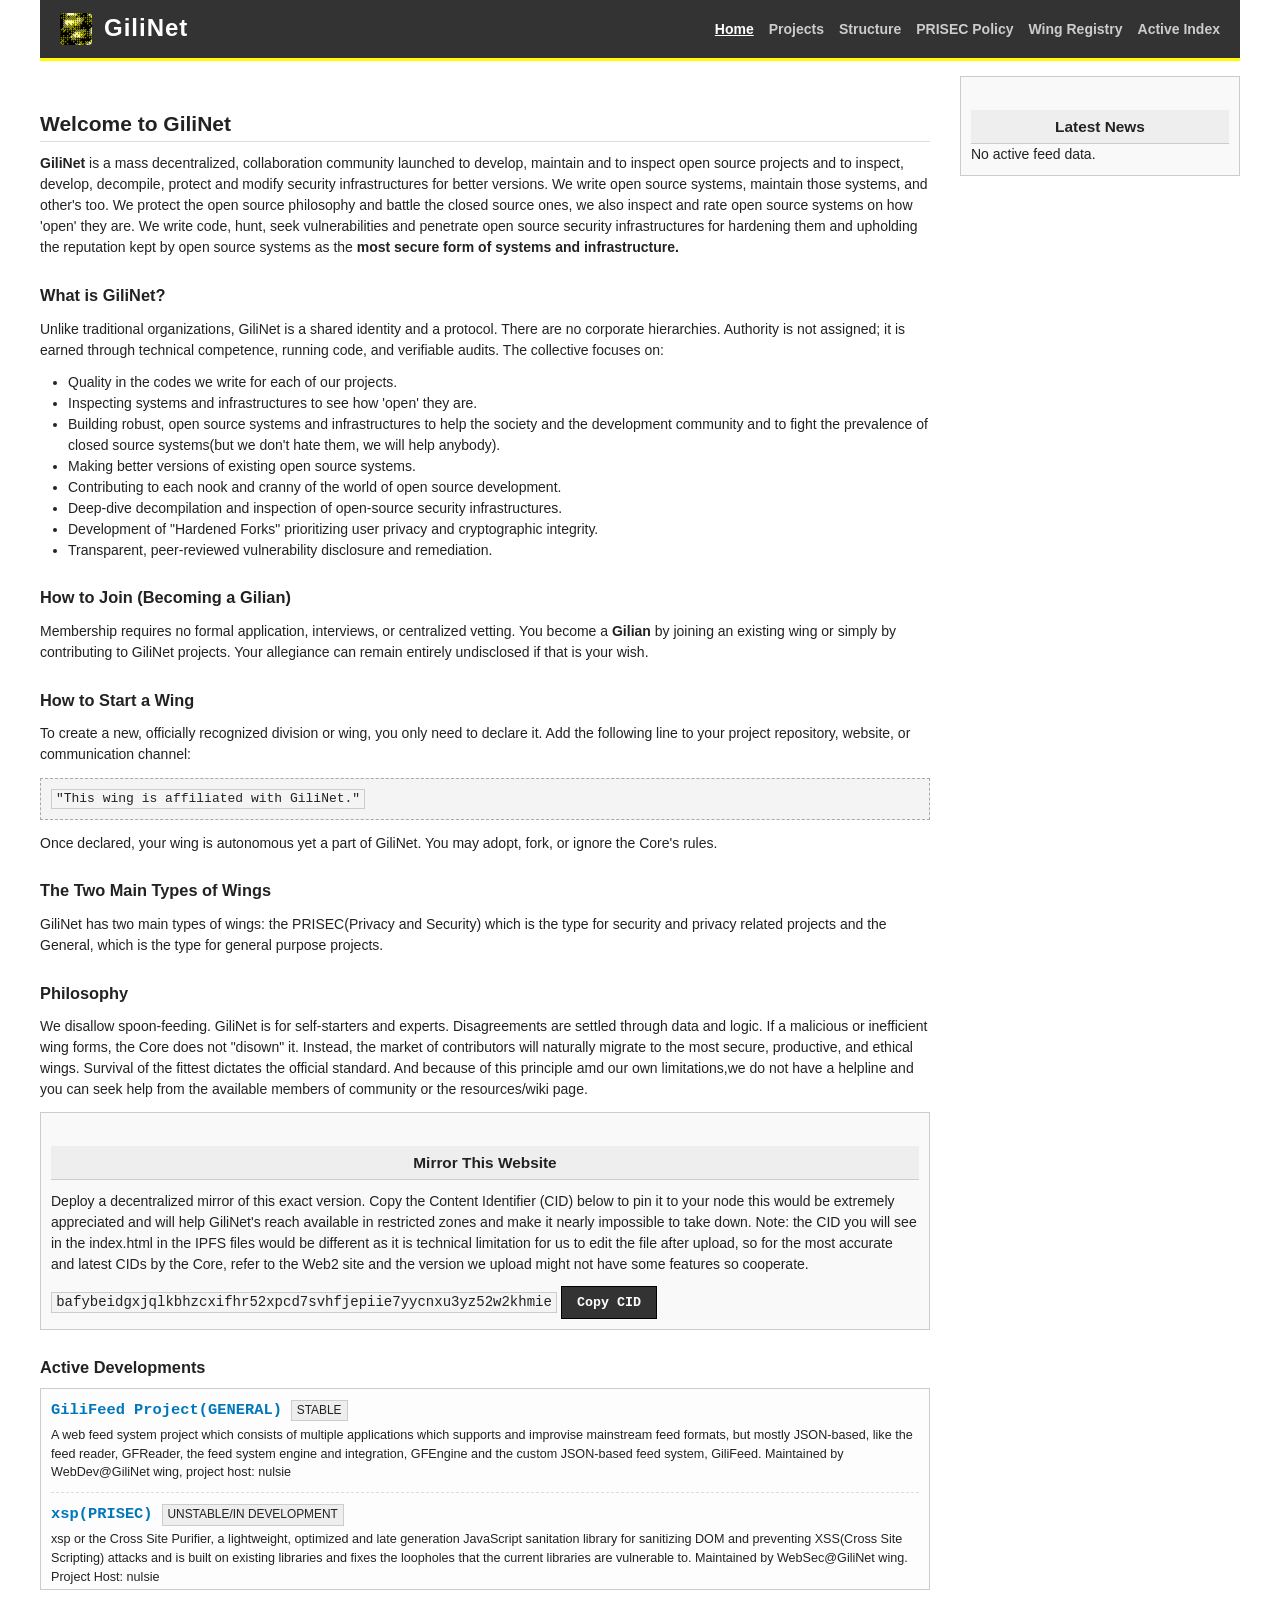
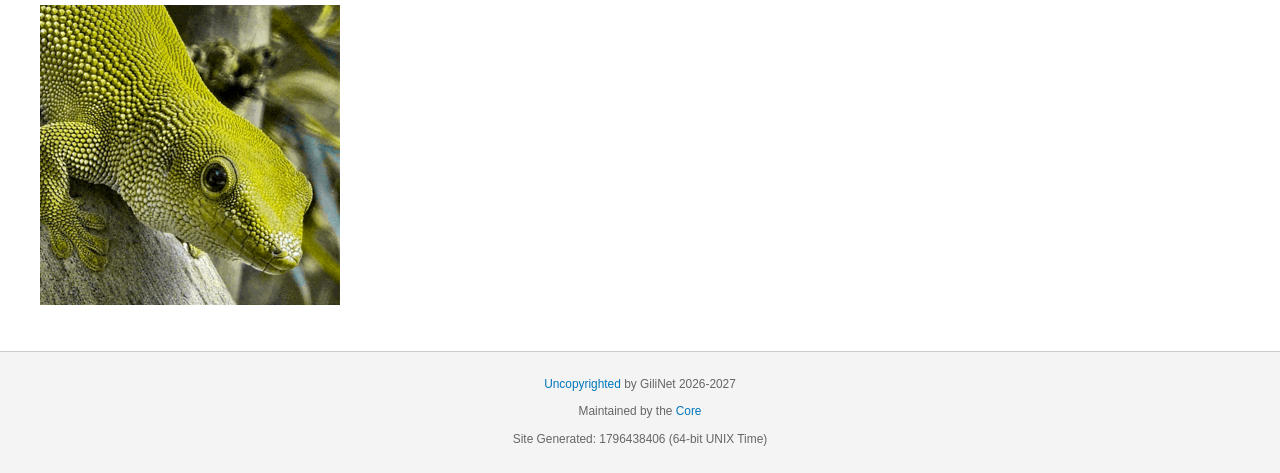
<file: index.html>
<!DOCTYPE html>
<html lang="en">
<head>
    <meta charset="UTF-8">
    <meta name="viewport" content="width=device-width, initial-scale=1.0">
    <meta http-equiv="Content-Security-Policy" content="default-src 'self'; script-src 'self'; style-src 'self'; img-src 'self'; connect-src 'self' https://gili-net.github.io/feedlib/feed.json; frame-src 'none'; object-src 'none'; frame-ancestors 'none';">
    <script src="script.js"></script>
    <script src="purify.min.js"></script>
    <script src="gfengine.js"></script>
    <link rel="stylesheet" href="style.css">
    <title>GiliNet</title>
</head>
<body>

<div id="container">
    <div id="header">
        <div class="brand-container">
            <div id="header-icon"></div> <h1>GiliNet</h1>
        </div>
        <ul id="navlist">
            <li><a data-tab="home" id="nav-home" class="nav-link active" rel="noopener noreferrer">Home</a></li>
            <li><a data-tab="projects" id="nav-projects" class="nav-link" rel="noopener noreferrer">Projects</a></li>
            <li><a data-tab="structure" id="nav-structure" class="nav-link" rel="noopener noreferrer">Structure</a></li>
            <li><a data-tab="prisec" id="nav-prisec" class="nav-link" rel="noopener noreferrer">PRISEC Policy</a></li>
            <li><a data-tab="registry" id="nav-registry" class="nav-link" rel="noopener noreferrer">Wing Registry</a></li>
            <li><a data-tab="active-index" id="nav-active-index" class="nav-link" rel="noopener noreferrer">Active Index</a></li>
        </ul>
    </div>

    <div id="content-wrapper">
        
        <div id="main">
            
            <div id="home" class="tab-content active">
                <h2>Welcome to GiliNet</h2>
                <p><strong>GiliNet</strong> is a mass decentralized, collaboration community launched to develop, maintain and to inspect open source projects and to inspect, develop, decompile, protect and modify security infrastructures for better versions. We write open source systems, maintain those systems, and other's too. We protect the open source philosophy and battle the closed source ones, we also inspect and rate open source systems on how 'open' they are. We write code, hunt, seek vulnerabilities and penetrate open source security infrastructures for hardening them and upholding the reputation kept by open source systems as the <strong>most secure form of systems and infrastructure.</strong></p>

                <h3>What is GiliNet?</h3>
                <p>Unlike traditional organizations, GiliNet is a shared identity and a protocol. There are no corporate hierarchies. Authority is not assigned; it is earned through technical competence, running code, and verifiable audits. The collective focuses on:</p>
                <ul>
                    <li>Quality in the codes we write for each of our projects.</li>
                    <li>Inspecting systems and infrastructures to see how 'open' they are.</li>
                    <li>Building robust, open source systems and infrastructures to help the society and the development community and to fight the prevalence of closed source systems(but we don't hate them, we will help anybody).</li>
                    <li>Making better versions of existing open source systems.</li>
                    <li>Contributing to each nook and cranny of the world of open source development.</li>
                    <li>Deep-dive decompilation and inspection of open-source security infrastructures.</li>
                    <li>Development of "Hardened Forks" prioritizing user privacy and cryptographic integrity.</li>
                    <li>Transparent, peer-reviewed vulnerability disclosure and remediation.</li>
                </ul>
                <h3>How to Join (Becoming a Gilian)</h3>
                <p>Membership requires no formal application, interviews, or centralized vetting. You become a <strong>Gilian</strong> by joining an existing wing or simply by contributing to GiliNet projects. Your allegiance can remain entirely undisclosed if that is your wish.</p>
                <h3>How to Start a Wing</h3>
                <p>To create a new, officially recognized division or wing, you only need to declare it. Add the following line to your project repository, website, or communication channel:</p>
                <pre><code>"This wing is affiliated with GiliNet."</code></pre>
                <p>Once declared, your wing is autonomous yet a part of GiliNet. You may adopt, fork, or ignore the Core's rules.</p>
                <h3>The Two Main Types of Wings</h3>
                <p>GiliNet has two main types of wings: the PRISEC(Privacy and Security) which is the type for security and privacy related projects and the General, which is the type for general purpose projects.</p>

                <h3>Philosophy</h3>
                <p>We disallow spoon-feeding. GiliNet is for self-starters and experts. Disagreements are settled through data and logic. If a malicious or inefficient wing forms, the Core does not "disown" it. Instead, the market of contributors will naturally migrate to the most secure, productive, and ethical wings. Survival of the fittest dictates the official standard. And because of this principle amd our own limitations,we do not have a helpline and you can seek help from the available members of community or the resources/wiki page. </p>
                <div class="box mirror-box">
    <h3>Mirror This Website</h3>
    <p>Deploy a decentralized mirror of this exact version. Copy the Content Identifier (CID) below to pin it to your node this would be extremely appreciated and will help GiliNet's reach available in restricted zones and make it nearly impossible to take down. Note: the CID you will see in the index.html in the IPFS files would be different as it is technical limitation for us to edit the file after upload, so for the most accurate and latest CIDs by the Core, refer to the Web2 site and the version we upload might not have some features so cooperate.</p>
    <div class="cid-container">
        <code id="wing-cid">bafybeidgxjqlkbhzcxifhr52xpcd7svhfjepiie7yycnxu3yz52w2khmie</code>
        <button id="copy-cid-btn" class="submit-btn">Copy CID</button>
    </div>
 
</div>
                <h3>Active Developments</h3>
                <div class="project-scroll-container">
                    <div class="project-item">
                        <span class="project-title"><a href="https://github.com/Gili-Net/GiliFeed-Project" rel="noopener noreferrer">GiliFeed Project(GENERAL)</a></span> <span class="project-status">STABLE</span>
                        <p class="project-desc">A web feed system project which consists of multiple applications which supports and improvise mainstream feed formats, but mostly JSON-based, like the feed reader, GFReader, the feed system engine and integration, GFEngine and the custom JSON-based feed system, GiliFeed. Maintained by WebDev@GiliNet wing, project host: nulsie</p>
                    </div>
                    <div class="project-item">
                        <span class="project-title"><a href="https://gitlab.com/gilinetprisec/xsp" rel="noopener noreferrer">xsp(PRISEC)</a></span> <span class="project-status">UNSTABLE/IN DEVELOPMENT</span>
                        <p class="project-desc">xsp or the Cross Site Purifier, a lightweight, optimized and late generation JavaScript sanitation library for sanitizing DOM and preventing XSS(Cross Site Scripting) attacks and is built on existing libraries and fixes the loopholes that the current libraries are vulnerable to. Maintained by WebSec@GiliNet wing. Project Host: nulsie</p>
                    </div>
                    
                </div>
                <img src="mrhissy1.png" alt="mr.hissy">
            </div>

            <div id="projects" class="tab-content">
                <h2>GiliNet Project Directory</h2>
                <p>A consolidated index of projects, PRISEC tools, and recognized "Hardened Forks" maintained by the collective. Contributions must pass peer review and automated security linting before merge. All the general projects of GiliNet are posted on the repos of our organization on <a rel="noopener noreferrer" href="https://github.com/Gili-Net">GitHub</a> while all the projects related to PRISEC are posted on the repos of our organization on <a rel="noopener noreferrer" href="https://gitlab.com/gilinetprisec">GitLab</a>.</p>
                
                <table class="index-table">
                    <thead>
                        <tr>
                            <th>Project Name</th>
                            <th>Classification</th>
                            <th>Current Status</th>
                            <th>
                                Type
                            </th>
                            <th>Protocol/Link</th>
                        </tr>
                    </thead>
                    <tbody>
                        <tr>
                            <td><strong>GiliFeed</strong></td>
                            <td>Web/Feed system</td>
                            <td>Stable</td>
                            <td>General</td>
                            <td><a href="https://github.com/Gili-Net/GiliFeed-Project" rel="noopener noreferrer">GitHub</a></td>
                        </tr>
                        <tr>
                            <td><strong>XSP</strong></td>
                            <td>DOM Sanitizer/XSS Resistant</td>
                            <td>Unstable/In Development</td>
                            <td>PRISEC</td>
                            <td><a href="https://gitlab.com/gilinetprisec/xsp" rel="noopener noreferrer">GitLab</a></td>
                        </tr>
                        <tr>
                            <td><strong>GiliNet Website</strong></td>
                            <td>Website Security Enhancement/Website Development</td>
                            <td>Stable</td>
                            <td>General</td>
                            <td><a href="https://github.com/Gili-Net/GiliNet-Website" rel="noopener noreferrer">GitHub</a></td>
                        </tr>
                        
                    </tbody>
                </table>
            </div>

            <div id="structure" class="tab-content">
                <h2>Organizational Structure</h2>
                <p>GiliNet utilizes a system of Radical Decentralization. There are no definitive masters, only reference implementations. The organization doesn't have an actual omnipotent head, but only a 'host' with powers limiting only to the core. While the organization consists of wings or divisions around the core with the same powers as the core.</p>

                <h3>The Core</h3>
                <p>The host division. The Core establishes reference policies, but holds no hard power. Influence is maintained purely through respect, the quality of the standards it produces, and the tools it develops. If a new Host renames the main organization, the founding body reverts to the title of "The Core" to preserve historical continuity.</p>

                <h3>Divisions & Wings</h3>
                <p>Anyone, anywhere, can create a sub-division. Wings are fully autonomous entities which are hosted by members for specific projects or topics and have the same powers and autonomy as the core and can disobey the suggestions of the core if it doesn't fit them and make their own custom directives if they want to and yet they are officially part of the organization. They structure themselves according to the needs of their specific projects (e.g., Linux Kernel Hardening, Cryptography Auditing, Open Source Intelligence). GiliNet has two main types of wings: the PRISEC(Privacy and Security) which is the type for security and privacy related projects and the General, which is the type for general purpose projects.</p>

                <h3>Hosts</h3>
                <p>Hosts are elected coordinators of a division. To prevent centralization of power, Hosts serve a maximum one-year term and possess strictly limited administrative power. They act as facilitators and infrastructure maintainers, not as rulers. The host do only have powers limiting to their own wings, and the 'main host' or the figure head of GiliNet only has powers limiting to their own division which is the core. If a host introduces a new policy, it will only be effective in the core, and the other divisions' hosts have the choice to blatantly ignore it or to adopt it based on how sound it is, the division can choose its own way of adopting policies, either by voting or the host choosing, but the suggested way is to do it by voting.</p>
                
                <h3>Indexing System</h3>
                <p>The divisions/wings are always recognized as official parts if they are having the declaration text in their bases, but they could get connected with the organization and could have a discoverable representation by reporting to the core of their existence by their chosen representative or host through our e-mail(the way to register is explained in <a data-tab="registry" class="nav-link" rel="noopener noreferrer">Wing Registry</a>), this does not mean that the core controls them but simply that the  core is helping them with their visibility and seamless representation in the community. This would get them indexed in the <a data-tab="active-index" class="nav-link">active index</a> of the community which is the index which lets others search and join wings of GiliNet.</p>

                <h3>Internal Safety Directives</h3>
                <p>While wings are autonomous, the network survives on two non-negotiable survival rules:</p>
                <ol>
                    <li><strong>No Internal Targeting:</strong> Targeting GiliNet infrastructure, members, or partners is an unappealable ban from the Core registry. We build up; we don't tear each other down.</li>
                    <li><strong>Loose Lips Sink Ships:</strong> Never reveal sensitive data, private keys, or PII of members or targets in unencrypted channels.</li>
                </ol>
                <p><em>Note on Forks:</em> If a malicious or inefficient wing is formed, the Core does not "disown" it. Instead, Gilians will naturally migrate to the most secure, productive, and ethical wings. Survival of the fittest dictates the official standard.</p>
                <p><strong>
   To download the file version of the</strong><a href="organization.html" download="organization.html" rel="noopener noreferrer">
 GiliNet Architecture and Organizational Guidelines(HTML)</a></p>
            </div>

            <div id="prisec" class="tab-content">
                <h2>GPRP v1.2 - GiliNet PRISEC Research Policy</h2>
                <p>The Privacy and Security (PRISEC) division serves as the cyber security arm of GiliNet. This document dictates the Core's reference rules of engagement for security research, vulnerability hunting, and decompilation.</p>

                <div class="warning">
                    <strong>CRITICAL DIRECTIVE:</strong> Hacking or cracking closed/proprietary systems is suggested to be STRICTLY PROHIBITED by the PRISEC unless explicitly authorized by the vendor.
                </div>

                <h3>Operational Framework: The Tiered Zone System</h3>
                <p>PRISEC operations are strictly governed by the classification of the target infrastructure.</p>
                
                <table>
                    <thead>
                        <tr>
                            <th>Tier</th>
                            <th>Category</th>
                            <th>Authorization Level</th>
                            <th>Primary Objective</th>
                        </tr>
                    </thead>
                    <tbody>
                        <tr>
                            <td><strong>Tier 1 (Green)</strong></td>
                            <td>Open-Source Systems</td>
                            <td><strong>Full/Proactive</strong></td>
                            <td>Vulnerability hunting, automated auditing, and the development of "Hardened Forks."</td>
                        </tr>
                        <tr>
                            <td><strong>Tier 2 (Blue)</strong></td>
                            <td>Authorized Proprietary</td>
                            <td><strong>Restricted/Passive</strong></td>
                            <td>Participation in official VDPs (Vulnerability Disclosure Policies) or Bug Bounties.</td>
                        </tr>
                        <tr>
                            <td><strong>Tier 3 (Red)</strong></td>
                            <td>Critical Ecosystems</td>
                            <td><strong>Educational/Static</strong></td>
                            <td>Analysis of <em>previously published</em> vulnerabilities in strictly proprietary platforms and their products.</td>
                        </tr>
                    </tbody>
                </table>
                <h3>Tier 1: The Open-Source Mandate</h3>
                <p>PRISEC officially commissions deep-dive <strong>decompilation</strong> and <strong>security audits</strong> of open-source projects. Members are encouraged to develop "Gili-Hardened" versions of these projects that prioritize user privacy, cryptographic integrity and overall security.</p>
                <h3>Tier 2: The Authorized Proprietary Protocol</h3>
                <p>Engagement with proprietary systems is permitted <strong>only</strong> if the hunt is in the public domain or follows a "normalized" process stated by the owner (e.g., a published Bug Bounty). Researchers must adhere strictly to the vendor's provided "Safe Harbor" guidelines.</p>
                <h3>Tier 3: The Knowledge-Base Restriction (For Strictly Proprietary Products)</h3>
                <p>Due to the unique legal landscapes surrounding these proprietary ecosystems, PRISEC will <strong>not</strong> commission original vulnerability research for unpatched (Zero-Day) exploits in these systems.</p>
                <ul>
                    <li>Activity is limited to the study, reproduction, and documentation of <strong>already disclosed</strong> vulnerabilities.</li>
                    <li>The goal is purely educational: to help the community understand modern exploitation techniques and how to defend against them.</li>
                </ul>
                <h2>The PRISEC Code of Procedure (Rules of Engagement)</h2>
                <p>All GiliNet collaborators must adhere to the following four pillars:</p>
                <ol>
                    <li><strong>Non-Disruption:</strong> Security audits and decompilation must be conducted in isolated environments. Research must never impact the availability or performance of live production systems or end-users.</li>
                    <li><strong>Privacy Supremacy:</strong> Accessing, storing, or sharing Personally Identifiable Information (PII) or private user data is strictly prohibited. Research must focus on the <em>infrastructure</em>, not the <em>inhabitants</em>.</li>
                    <li><strong>Integrity of Intent:</strong> Modifications and patches developed by GiliNet must objectively improve the system's security or privacy. GiliNet does not support the creation of "backdoors" or malicious alterations.</li>
                    <li><strong>Standardized Disclosure:</strong> All vulnerabilities identified in Tier 1 or Tier 2 must follow the <strong>GiliNet Disclosure Procedure</strong>: a mandatory 90-day window for vendor remediation prior to any public announcement by PRISEC.</li>
                </ol>
                <h2>Commissioning and Supervision</h2>
                <p>PRISEC uses a decentralized voting and operation model for its projects:</p>
                <ul>
                    <li><strong>Project Proposal:</strong> Any member may propose a "Security Audit" or "Hardening Project" for an open-source tool.</li>
                    <li><strong>Zone Verification:</strong> The PRISEC host must verify that the target is "Green Zone" or "Authorized Blue Zone" before any official GiliNet resources are allocated.</li>
                    <li><strong>Verification of Results:</strong> Rewards are only given once a reproducible Proof of Concept (PoC) and a proposed remediation (patch) have been submitted to the GiliNet repository.</li>
                </ul>
                <h2>Legal Safe Harbor &amp; Liability Disclaimer</h2>
                <ul>
                    <li><strong>Individual Responsibility:</strong> GiliNet is a platform for collaboration. All members are responsible for ensuring their research activities comply with their local jurisdictions.</li>
                    <li><strong>No Indemnification:</strong> GiliNet does not provide legal defense for members who act outside the Tiered Zone System or violate the Code of Ethics.</li>
                    <li><strong>Non-Malicious Intent:</strong> This policy serves as public evidence that GiliNet’s intent is the improvement of global security infrastructure through disassembly and audit, rather than unauthorized access or digital trespass.</li>
                </ul>
                <p><strong>To download the file version of </strong><a href="gprp-v1.2.html" download="gprp-v1.2.html" rel="noopener noreferrer">
   GPRP-v.1.2(HTML) 
</a></p>
            </div>

            <div id="registry" class="tab-content">
                <h2>The Wing Registry</h2>
                <p>To keep the decentralized network connected, the Core maintains an index of active GiliNet wings. The Core does not control these wings; it merely indexes them for visibility and inter-wing collaboration.</p>

                <h3>Submit a Wing for Indexing</h3>
                <p>To have your wing indexed, send a PGP-signed email to the Core with the following template. The PGP signature is mandatory to establish cryptographic identity.</p>
                
<pre>WING NAME: [e.g., GiliNet-Sec-EU]
FOCUS: [e.g., Hardening Linux Kernels]
OPS LINK: [e.g., Onion URL, GitHub Repo, Matrix Room]
HOST ALIAS: [Optional]
PGP SIGNATURE: [Required below]</pre>

                <h3>Active Index Output</h3>
                <pre><code>user@gilinet:~$ cat /var/lib/registry/active_wings.txt
ID          FOCUS                             STATUS     PROTOCOL
-------------------------------------------------------------------------
CORE-01     Policy, Protocol & Indexing       Active     [Core Comm]
PRISEC-ALPH OS Vulnerability Hunts            Active     [Encrypted Matrix]
NET-GHOST   Anonymity Networks (I2P/Tor)      Active     [Onion v3]
GN-DECOMP   Ghidra/Radare2 Scripting          Active     [Git Repo]
[EOF]
user@gilinet:~$ _</code></pre>
 <div class="box" style="margin-top: 20px;">
    <h3>Wing Registration Form</h3>
    <p>Use this terminal to generate a sanitized registration payload. Submit the output block to the Core via your preferred encrypted channel.</p>
    
    <form id="wing-registry-form">
        <div class="form-group">
            <label for="w-name">WING NAME:</label>
            <input type="text" id="w-name" required placeholder="e.g., GiliNet-Sec-EU">
        </div>
        
        <div class="form-group">
            <label for="w-focus">FOCUS:</label>
            <input type="text" id="w-focus" required placeholder="e.g., Hardening Linux Kernels">
        </div>
        
        <div class="form-group">
            <label for="w-link">OPS LINK:</label>
            <input type="text" id="w-link" required placeholder="e.g., Onion URL / Matrix Room">
        </div>
        
        <div class="form-group">
            <label for="w-alias">HOST ALIAS (Optional):</label>
            <input type="text" id="w-alias" placeholder="e.g., host.cd">
        </div>
        
        <div class="form-group">
            <label for="w-pgp">PGP SIGNATURE:</label>
            <textarea id="w-pgp" required rows="6" placeholder="-----BEGIN PGP SIGNATURE-----..."></textarea>
        </div>
        
        <button type="submit" class="submit-btn">Generate Payload</button>
    </form>

    <div id="form-output" class="hidden" style="margin-top: 15px;">
        <h4>Output Block (Copy & Submit):</h4>
        <pre><code id="output-block"></code></pre>
    </div>
</div>
            </div>

            <div id="active-index" class="tab-content">
                <h2>GiliNet Active Wing Index</h2>
                <p>This index lists all currently recognized and cryptographically verified wings operating under the GiliNet protocol. To update your wing's status or add a new entry, submit a PGP-signed request to the Core registry.</p>
                <div class="search-container">
                    <label for="wing-search" style="display: none;">Search Active Index</label>
                    <input type="text" id="wing-search" placeholder="Search by Wing ID, Class, Focus, or Host..." autocomplete="off">
                </div>

                <table class="index-table">
                    <thead>
                        <tr>
                            <th>Wing ID</th>
                            
                            <th>Primary Focus</th>
                            <th>Host/Alias</th>
                            <th>Status</th>
                            <th>Protocol/Link</th>
                        </tr>
                    </thead>
                    <tbody>
                        <tr>
                            <td>WebDev@GiliNet</td>
                            
                            <td>Web Development(full stack)</td>
                            <td>nulsie</td>
                            <td>Active</td>
                            <td><a href="https://matrix.to/#/%23webdev@gilinet:matrix.org" rel="noopener noreferrer">Matrix Space</a></td>
                        </tr>
                        <tr>
                            <td>WebSec@GiliNet</td>
                           
                            <td>Web Security</td>
                            <td>nulsie</td>
                            <td>Active</td>
                            <td><a href="https://matrix.to/#/%23websec@gilinet:matrix.org" rel="noopener noreferrer">Matrix Space</a></td>
                        </tr>
                        
                    </tbody>
                </table>
            </div>

            <div id="news-1" class="tab-content">
                <a class="back-link nav-link" data-tab="home" rel="noopener noreferrer">&lt;&lt; Return to Index</a>
                <h2>Website Launched</h2>
                <div class="news-date">Timestamp: 2026-04-02 | Origin: The Core</div>
                <p>The Core has launched the main website for GiliNet which will contain the indexing system for the wings and will contain all the relevant documentations for the suggested policies and procedures for the organization. It will also contain the indexing for the ongoing and past projects of GiliNet and also the new updates from the organization. The website will be hosted in a single web server but will also be available on IPFS and will allow anybody to copy its Content Identifier(CID) which others could copy and then make mirrors of the website as a prevention to hostile takedowns and significantly mitigating DDoS.</p>
            </div>

            <div id="news-2" class="tab-content">
                <a class="back-link nav-link" data-tab="home" rel="noopener noreferrer">&lt;&lt; Return to Index</a>
                <h2>GPRP v.1.2 has been released</h2>
                <div class="news-date">Timestamp: 2026-04-03 | Origin: Core(for Resources)</div>
                <p>We are officially publishing the GiliNet Organization and Architecture Guidelines. This document serves as our "North Star" for maintaining system integrity, scalability, and internal structural clarity as we continue to evolve. The following is the documentation for the guidelines.</p>
                <p>This document serves as the definitive legal and operational framework for the GiliNet PRISEC (Privacy and Security) division. It dictates the rules of engagement for security research, vulnerability hunting, and infrastructure modification.</p>
                <p>The policy discusses about prohibition of vulnerability hunts in highly litigated closed source systems, but instead to openly do vulnerability hunts and PRISEC related research in open-source systems.</p>
            </div>

            <div id="news-3" class="tab-content">
                <a class="back-link nav-link" data-tab="home" rel="noopener noreferrer">&lt;&lt; Return to Index</a>
                <h2>Organizational Guideline is Released for Adoption</h2>
                <div class="news-date">Timestamp: 2026-04-03 | Origin: Core(for Resources)</div>
                <p>The policy and guidelines for organizational structuring has been released.</p>
                <p></p>
                
                <p>The guidelines discusses about radical decentralization in the organization for it's own members' compatibility and for the survival of the organization incase of hostile takedowns or unpopular leadership.</p>
                <p>It also talks about the philosophy of the organization and the values it preaches amd its own implementation of those values.</p>
            </div>

            <div id="uncopyright" class="tab-content">
                <h3>Uncopyright</h3>
                <p>This website and all its content is completely copyright free. Information should be free. And that means, everything you see here is on public domain and you can use it however you want. You could attribute us and it is highly appreciated but is not required at all. And for the sake of licensing it, we have licensed it under the Unlicense.</p>
            </div>
            <div id="verify" class="tab-content">
                <h3>This Website was made by the Core</h3>
                <p>This website and all its content are made by the Core of GiliNet, to prove please verify with the public key and PGP signature given below.</p>
                <strong>Download the </strong><a href="pgp-message.signed.txt" rel="noopener noreferrer">signature(txt)</a>
                <h3>Public Key</h3>
                <pre>
 -----BEGIN PGP PUBLIC KEY BLOCK-----
xsFNBGnSM0EBEAC73ZJOOJPJGjE9l7SOZW0rvdP0OpsrCkf+zTTi+k2u4ub8
lA9LD2Gy5Eg6RJJBu2BEgNYMNAduCquR60Yi2JUsJ1UT3JgRgj7K4daF7EKQ
1/JSamdnus2+58LZE/zmvq1IRIXGCcVHcNFrZdaAhXPJh1gZxvZP6VOjWSiq
5eM4QLdzl8FHXXIfajfFurQe8miVPWuYMAwzg/YrSeW4JqjeQeL2XM1ki6YN
K0SiUqzlw6Q5gTSPl8m5CT7jUc91YXif5X1fMkJym+VPtqPYUqhcooSc1uRS
v2pWDfadeu0xpHt8RNlqojZwLbySVlt58wQLLqTKP/p3tTufbdsjz1Rn4ShY
T5Mz3h0i0q9Cp0QS+YMSttO+e16zKg1COOYQ1mw+gbwjHM8H7k/8G0WczcxQ
W6iGHSvivWOc20pjkNbNT8qwSCz77DvxkPLdEtPN1Sc8dVMv1l4m6cpbDL6J
xKzdNaVxMO30wGyCTf9O3KVd61t7BIlMcnw6I2ouSWo6ljhYo8h2hLarDuSX
j1VDYMg+tO9q1UImiatSVC1PcuMbKSRFeXajuYCK94MyGKg2+v4yUHRGi2+/
hfCnE5i+1JSdWfmNAhNV8l0qOjp2u1u3he5xEMPaDJr9p8Z4agCDczhdRl/1
aqQhNC436vY+rkjNEE6yM4WYEljsgzwZkC4kAwARAQABzStHaWxpTmV0IENv
cmUgPGNvcmVhdGdpbGluZXRAcHJvdG9ubWFpbC5jb20+wsHRBBMBCgCFBYJp
0jNBAwsJBwkQVZLSbCN/BOlFFAAAAAAAHAAgc2FsdEBub3RhdGlvbnMub3Bl
bnBncGpzLm9yZyAxBQ31wYbG7cpkEBcQh7jF3Uq4KpewbG5ZA6/KsWlCBRUK
CA4MBBYAAgECGQECmwMCHgEWIQQo69yzRvRxFq/gV2VVktJsI38E6QAAUE4P
/AlDVFX0J0Rgq0rLEFHczBVC517nwgpntvJutqEIJIx9yi3gF6oHjlMJzVt7
uvpEvlshNpA6V2dJ5ufipGOZdJuquepf8QCYPdyFF/tX5Zpcg8P+9nFIaFOh
jdoeoc01Jt+EbzYPxSDJcdIbTRcKXkJ2BtUCOoOG+MSMAvtYRmYsRv0by4s3
Wd6BMUEOf3wtRgYtlBglvE52zAQrZcrcXHXMdZQ2w6q9I7cIg8Jd7VWLYqZ8
xLcghHV6bCXXRRE8ERqwL0auAONX4b4vNnvvJKvoUUjYCFSt7MR7sV40Sqtn
P8CkOYP+3zgb7PGQAqt8oueTWu4hBHl4I43fF5CRyJXYqVX48sb7SUHriQaj
9SHJZTgwJN+0K1O+xSKhJ3nKv4QDrxqJ1peBMpM4LNIMkyIOyLba4HJosLBP
PDq0+VLgR2A5KccxSg4K5pfgbjcpyUcZ86L8i+W4Q29W25TfTzOzjHN6Xqon
CqvgNHVW5GoP1it4kA2frXqpZ1REVgQoNIppWteI/VDTRUknmgYJ0vSQGaX/
ckQne3wtiyC6usm3f/o/t6QVRWAvWJvnaCRVCU+Sro1jftmEMO9rluLq5FHV
0HEmZa702eYa/O15vZMn8PYdjvbADszUjdSd435guAt0iEZ2H6UQTcC28Rrw
s5mXucaeOBOq7CmgZT8/cBZxzsFNBGnSM0EBEACpWAxDfeOVL+1zGmV9+7gv
9xQiG+z6kluexoGOWZ036ak1bJZ3lZEc5swjbtQpy798sik58dSY9CUc6mbx
gOUUYzVdLc1g54eAqBolxoMpdoxXQMoDguHF0dQhWqEwfmCPKTNJLvvrskMS
W2zdKsUHK4ezXxa4QwrMT3ncCi77HFtjEvNqIHfQQIx4HaYThqzj3pgRYQqv
ghDOEvOzxfiBoGd11VRwvLC3HHTjtK8iZUyPi2tzeNfdhlS2sMAfMEeXhpv7
vEBPb+pZ446VtCdmOkS0LGP+SM4+uKRxZniSKVORRMjrCPro7rv6B8nrnQ0V
i/EHRE9sw3QX4+55qRgcKOKLSazPyVl/H7H3FzXFOFgDQ5/gX258wmkBwzoF
2LmVsUUYp9/1B1bw2+lPsnK2oprkCZ1uVCA1HYE/e42h/h/INh+FQ77vFvK7
jheXRYigruOafBU5ObMOn5yFMtBTKfXP++2YK5pLJ9E4dirUK0rJGp24ACBV
OxtFwiCjBPTfsTRx2E2fyvL6z8dLHqI9LZrS8huOPrtljh/eopNtwvcZdqT/
Jo3vP4XCjZNymRkFSycYSODP5vwO1UQpeBmfUE3n1EthWNbLgSQCHvNVNsbe
ATJBUhi3YrrfgjQJ4FU+DQ9dMrQl9M4vziHJTlWW+hdO4wHZ9uPZqYDKfvvO
uQARAQABwsG8BBgBCgBwBYJp0jNBCRBVktJsI38E6UUUAAAAAAAcACBzYWx0
QG5vdGF0aW9ucy5vcGVucGdwanMub3Jna/v36bNzLexR4CLXZIi6o9y3NBlI
FLoOM6m2ffJHVX8CmwwWIQQo69yzRvRxFq/gV2VVktJsI38E6QAAA74QAK45
lmid9/s2UJ/8OTE87kYLjdxtGKB4RGEJz3XESQxO7EVRzkCmWFfURH1nEmoX
3aUGt1y2ileYZkL8VIBtY2ZmwYvzivG/AnTE8VbYkmb5pN2evQjGUEHSRk6b
tU4VVNmm1UhNDZ9T30Lem5JL0gbJVm//wxiDRCu4us4yNmQHfupPnLW6lAHs
PzhYzJ3pkLV1SOBjocQ8bM+iSLujYvXUWDMpm8icEpfmVGn7rlH8gAHtLLu0
x114NMLsu1wNWSh+bmtcgKfqdKZuGLbdU97yM7QXYj9anXSzUGGj/R79dNcD
GjLmlP3R6nm1TqjcZTudXkz/Vn2OibBXHQ/f+jZS15+IUgkUuJ15uGe2avum
NgpuSFDItGEXgz56QI5oAdWv1t8dPj7+5+BiS+lwB39G4XfH/yZ4Gcac7P3Y
utdm2e5/oU5TLIh3LoOKbJK+qu+HtqBVGoRtv/q9zk6oL8UfcKOajECAUnPJ
bijmtdYF0D/xKTogAkBHuT1ggUFf48a29NZhp/jpvjewXCgDwNbJXsauARgX
NkqLTq3ntyM6xiLDqbwd1lo376H8LSlFI7yp160b1cZuoyr9cxkd6qzYWGmW
Vg9ftsYqY7kGOQY319YZNwEjDtAxEBzE4m9Mr7Ye4NlPTvRuogw9PZddskIa
Mnffck8XOfHac6CZ7ULv
=4V8a
-----END PGP PUBLIC KEY BLOCK-----

                </pre>
            </div>

        </div> <div id="sidebar">
            <div class="box">
                <h3>Latest News</h3>
                
                <div id="news-scroll-container" class="news-scroll-container">
                    </div>

                </div>
            </div>
        </div>

    </div>

    <div id="footer">
        <p><a data-tab="uncopyright" id="nav-uncopyright" class="nav-link" rel="noopener noreferrer">Uncopyrighted</a> by GiliNet 2026-2027</p>
        <p>Maintained by the <a data-tab="verify" id="nav-verify" class="nav-link" rel="noopener noreferrer">Core</a></p>
        <p>Site Generated: <span id="timestamp"></span></p>
    </div>
</div>

</body>
</html>
</file>
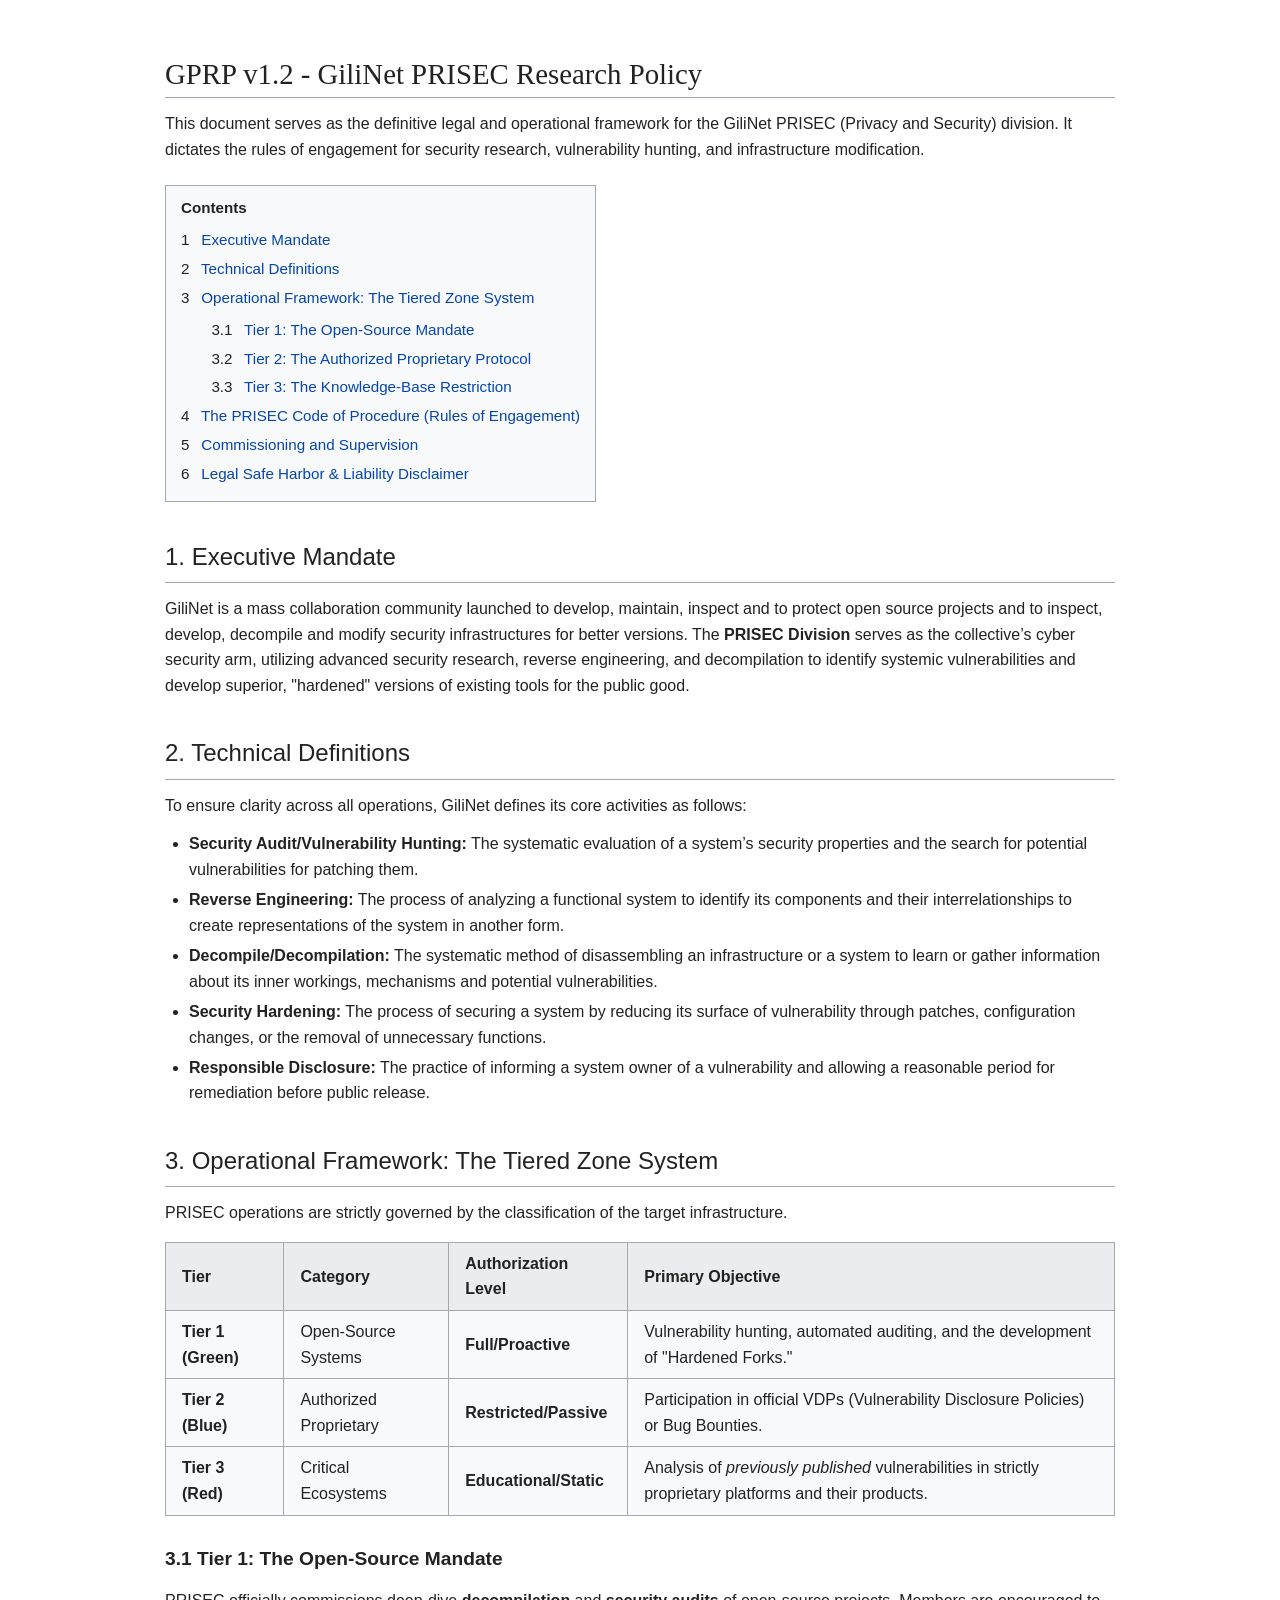
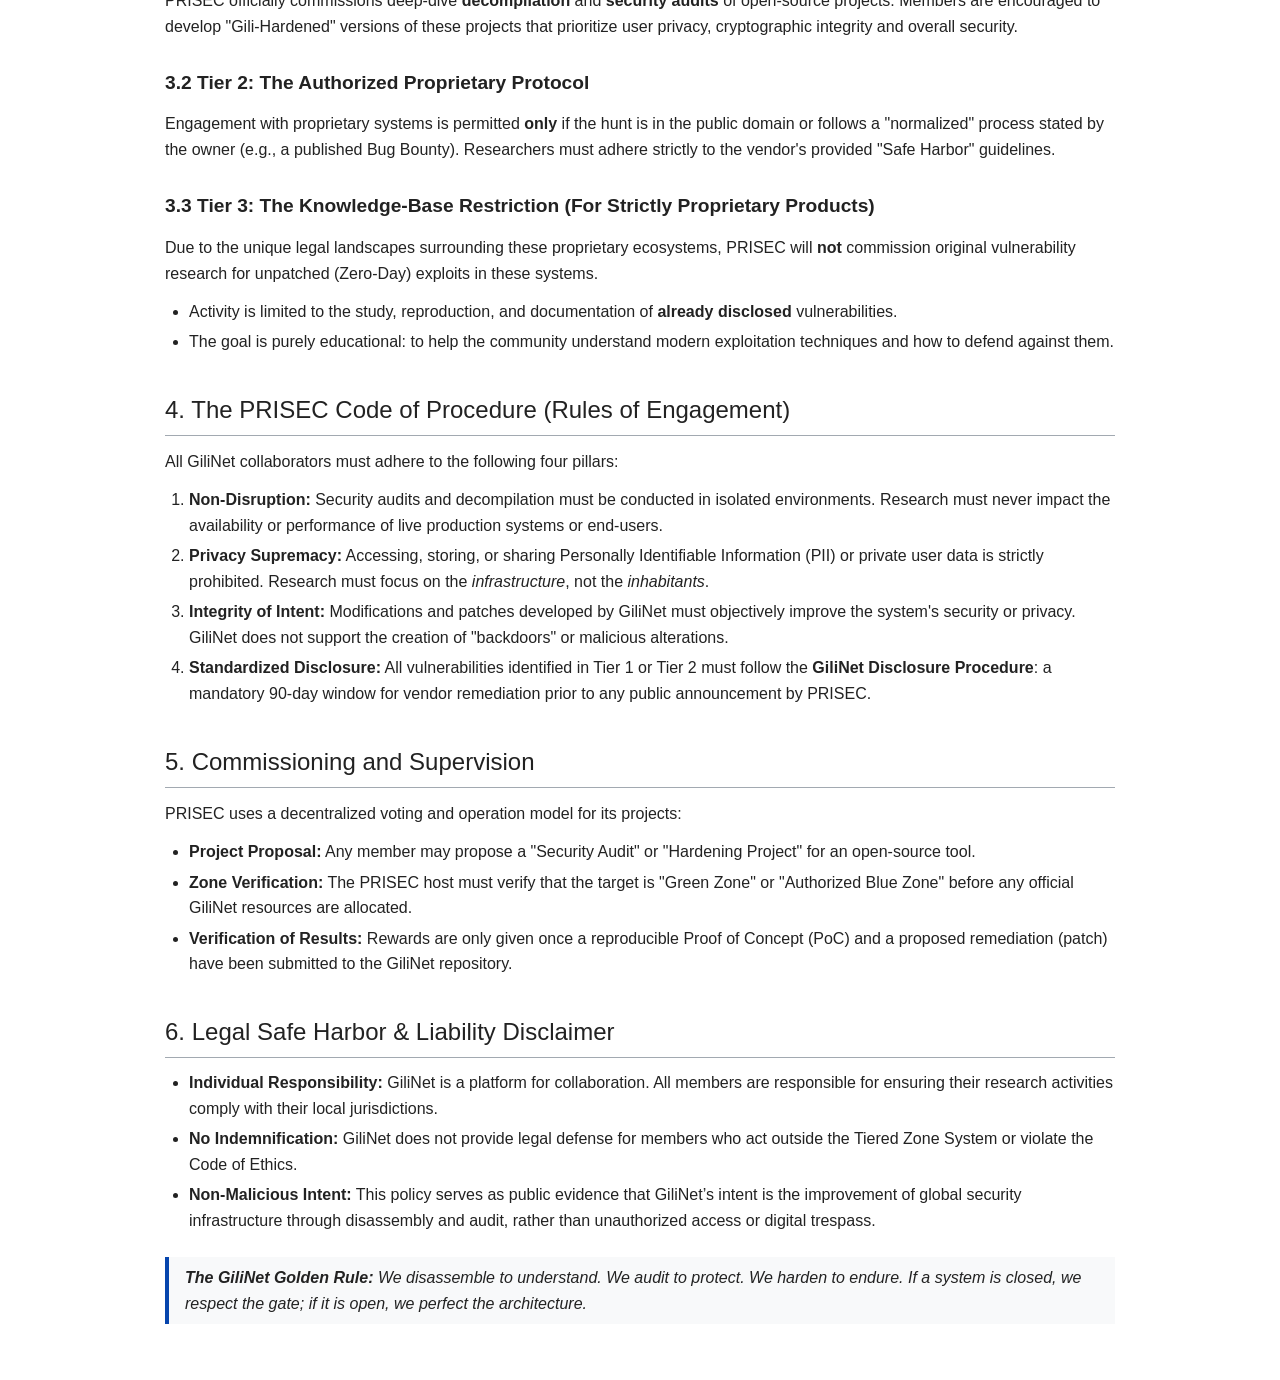
<file: gprp-v1.2.html>
<!DOCTYPE html>
<html lang="en">
<head>
    <meta charset="UTF-8">
    <meta name="viewport" content="width=device-width, initial-scale=1.0">
    <title>GPRP v1.2 - GiliNet PRISEC Research Policy</title>
    <style>
        /* Arch Wiki inspired CSS */
        body {
            font-family: sans-serif;
            line-height: 1.6;
            color: #222;
            background-color: #ffffff;
            margin: 0;
            padding: 0;
        }

        #global-wrapper {
            max-width: 950px;
            margin: 0 auto;
            padding: 2em;
        }

        h1#firstHeading {
            font-size: 1.8em;
            font-weight: normal;
            border-bottom: 1px solid #a2a9b1;
            margin-bottom: 0.25em;
            padding-bottom: 0;
            font-family: 'Linux Libertine', 'Georgia', 'Times', serif; /* Arch uses a serif for the main title */
        }

        h2 {
            font-size: 1.5em;
            font-weight: normal;
            border-bottom: 1px solid #a2a9b1;
            margin-top: 1.5em;
            margin-bottom: 0.5em;
            padding-bottom: 0.25em;
        }

        h3 {
            font-size: 1.2em;
            font-weight: bold;
            margin-top: 1.5em;
            margin-bottom: 0.5em;
        }

        p {
            margin: 0.8em 0;
        }

        ul, ol {
            margin: 0.3em 0 0 1.5em;
            padding: 0;
        }

        li {
            margin-bottom: 0.3em;
        }

        strong {
            font-weight: bold;
        }

        /* Table of Contents */
        #toc {
            background-color: #f8f9fa;
            border: 1px solid #a2a9b1;
            padding: 10px 15px;
            display: table;
            margin-top: 1.5em;
            margin-bottom: 1.5em;
            font-size: 95%;
        }

        #toc h2 {
            margin: 0;
            padding: 0;
            font-size: 1em;
            font-weight: bold;
            border: none;
            display: inline;
        }

        #toc ul {
            list-style-type: none;
            margin-top: 0.5em;
            margin-left: 0;
            padding-left: 0;
        }

        #toc ul ul {
            margin-left: 2em;
        }

        #toc a {
            text-decoration: none;
            color: #0645ad;
        }

        #toc a:hover {
            text-decoration: underline;
        }

        .tocnumber {
            color: #222;
            padding-right: 0.5em;
        }

        /* Tables */
        table {
            border-collapse: collapse;
            margin: 1em 0;
            background-color: #f8f9fa;
            width: 100%;
        }

        th, td {
            border: 1px solid #a2a9b1;
            padding: 0.5em 1em;
            text-align: left;
        }

        th {
            background-color: #eaecf0;
            font-weight: bold;
        }

        /* Meta Information Box */
        .infobox {
            float: right;
            clear: right;
            margin: 0 0 1em 1em;
            background-color: #f8f9fa;
            border: 1px solid #a2a9b1;
            padding: 0.5em;
            width: 250px;
            font-size: 0.9em;
        }

        .infobox th {
            text-align: left;
            background-color: transparent;
            border: none;
            padding: 0.2em 0.5em;
        }

        .infobox td {
            border: none;
            padding: 0.2em 0.5em;
        }

        /* Quotes */
        blockquote {
            background-color: #f8f9fa;
            border-left: 4px solid #0645ad;
            margin: 1.5em 0;
            padding: 0.5em 1em;
            font-style: italic;
        }

        a {
            color: #0645ad;
            text-decoration: none;
        }

        a:hover {
            text-decoration: underline;
        }
    </style>
</head>
<body>

<div id="global-wrapper">

    <h1 id="firstHeading">GPRP v1.2 - GiliNet PRISEC Research Policy</h1>

    

    <p>This document serves as the definitive legal and operational framework for the GiliNet PRISEC (Privacy and Security) division. It dictates the rules of engagement for security research, vulnerability hunting, and infrastructure modification.</p>

    <div id="toc">
        <h2>Contents</h2>
        <ul>
            <li><a href="#Executive_Mandate"><span class="tocnumber">1</span> <span class="toctext">Executive Mandate</span></a></li>
            <li><a href="#Technical_Definitions"><span class="tocnumber">2</span> <span class="toctext">Technical Definitions</span></a></li>
            <li><a href="#Operational_Framework:_The_Tiered_Zone_System"><span class="tocnumber">3</span> <span class="toctext">Operational Framework: The Tiered Zone System</span></a>
                <ul>
                    <li><a href="#Tier_1:_The_Open-Source_Mandate"><span class="tocnumber">3.1</span> <span class="toctext">Tier 1: The Open-Source Mandate</span></a></li>
                    <li><a href="#Tier_2:_The_Authorized_Proprietary_Protocol"><span class="tocnumber">3.2</span> <span class="toctext">Tier 2: The Authorized Proprietary Protocol</span></a></li>
                    <li><a href="#Tier_3:_The_Knowledge-Base_Restriction"><span class="tocnumber">3.3</span> <span class="toctext">Tier 3: The Knowledge-Base Restriction</span></a></li>
                </ul>
            </li>
            <li><a href="#The_PRISEC_Code_of_Ethics"><span class="tocnumber">4</span> <span class="toctext">The PRISEC Code of Procedure (Rules of Engagement)</span></a></li>
            <li><a href="#Governance_and_Commissioning"><span class="tocnumber">5</span> <span class="toctext">Commissioning and Supervision</span></a></li>
            <li><a href="#Legal_Safe_Harbor_and_Liability_Disclaimer"><span class="tocnumber">6</span> <span class="toctext">Legal Safe Harbor &amp; Liability Disclaimer</span></a></li>
        </ul>
    </div>

    <h2 id="Executive_Mandate">1. Executive Mandate</h2>
    <p>GiliNet is a mass collaboration community launched to develop, maintain, inspect and to protect open source projects and to inspect, develop, decompile and modify security infrastructures for better versions. The <strong>PRISEC Division</strong> serves as the collective’s cyber security arm, utilizing advanced security research, reverse engineering, and decompilation to identify systemic vulnerabilities and develop superior, "hardened" versions of existing tools for the public good.</p>

    <h2 id="Technical_Definitions">2. Technical Definitions</h2>
    <p>To ensure clarity across all operations, GiliNet defines its core activities as follows:</p>
    <ul>
        <li><strong>Security Audit/Vulnerability Hunting:</strong> The systematic evaluation of a system’s security properties and the search for potential vulnerabilities for patching them.</li>
        <li><strong>Reverse Engineering:</strong> The process of analyzing a functional system to identify its components and their interrelationships to create representations of the system in another form.</li>
        <li><strong>Decompile/Decompilation:</strong> The systematic method of disassembling an infrastructure or a system to learn or gather information about its inner workings, mechanisms and potential vulnerabilities.</li>
        <li><strong>Security Hardening:</strong> The process of securing a system by reducing its surface of vulnerability through patches, configuration changes, or the removal of unnecessary functions.</li>
        <li><strong>Responsible Disclosure:</strong> The practice of informing a system owner of a vulnerability and allowing a reasonable period for remediation before public release.</li>
    </ul>

    <h2 id="Operational_Framework:_The_Tiered_Zone_System">3. Operational Framework: The Tiered Zone System</h2>
    <p>PRISEC operations are strictly governed by the classification of the target infrastructure.</p>

    <table>
        <thead>
            <tr>
                <th>Tier</th>
                <th>Category</th>
                <th>Authorization Level</th>
                <th>Primary Objective</th>
            </tr>
        </thead>
        <tbody>
            <tr>
                <td><strong>Tier 1 (Green)</strong></td>
                <td>Open-Source Systems</td>
                <td><strong>Full/Proactive</strong></td>
                <td>Vulnerability hunting, automated auditing, and the development of "Hardened Forks."</td>
            </tr>
            <tr>
                <td><strong>Tier 2 (Blue)</strong></td>
                <td>Authorized Proprietary</td>
                <td><strong>Restricted/Passive</strong></td>
                <td>Participation in official VDPs (Vulnerability Disclosure Policies) or Bug Bounties.</td>
            </tr>
            <tr>
                <td><strong>Tier 3 (Red)</strong></td>
                <td>Critical Ecosystems</td>
                <td><strong>Educational/Static</strong></td>
                <td>Analysis of <em>previously published</em> vulnerabilities in strictly proprietary platforms and their products.</td>
            </tr>
        </tbody>
    </table>

    <h3 id="Tier_1:_The_Open-Source_Mandate">3.1 Tier 1: The Open-Source Mandate</h3>
    <p>PRISEC officially commissions deep-dive <strong>decompilation</strong> and <strong>security audits</strong> of open-source projects. Members are encouraged to develop "Gili-Hardened" versions of these projects that prioritize user privacy, cryptographic integrity and overall security.</p>

    <h3 id="Tier_2:_The_Authorized_Proprietary_Protocol">3.2 Tier 2: The Authorized Proprietary Protocol</h3>
    <p>Engagement with proprietary systems is permitted <strong>only</strong> if the hunt is in the public domain or follows a "normalized" process stated by the owner (e.g., a published Bug Bounty). Researchers must adhere strictly to the vendor's provided "Safe Harbor" guidelines.</p>

    <h3 id="Tier_3:_The_Knowledge-Base_Restriction">3.3 Tier 3: The Knowledge-Base Restriction (For Strictly Proprietary Products)</h3>
    <p>Due to the unique legal landscapes surrounding these proprietary ecosystems, PRISEC will <strong>not</strong> commission original vulnerability research for unpatched (Zero-Day) exploits in these systems.</p>
    <ul>
        <li>Activity is limited to the study, reproduction, and documentation of <strong>already disclosed</strong> vulnerabilities.</li>
        <li>The goal is purely educational: to help the community understand modern exploitation techniques and how to defend against them.</li>
    </ul>

    <h2 id="The_PRISEC_Code_of_Ethics">4. The PRISEC Code of Procedure (Rules of Engagement)</h2>
    <p>All GiliNet collaborators must adhere to the following four pillars:</p>
    <ol>
        <li><strong>Non-Disruption:</strong> Security audits and decompilation must be conducted in isolated environments. Research must never impact the availability or performance of live production systems or end-users.</li>
        <li><strong>Privacy Supremacy:</strong> Accessing, storing, or sharing Personally Identifiable Information (PII) or private user data is strictly prohibited. Research must focus on the <em>infrastructure</em>, not the <em>inhabitants</em>.</li>
        <li><strong>Integrity of Intent:</strong> Modifications and patches developed by GiliNet must objectively improve the system's security or privacy. GiliNet does not support the creation of "backdoors" or malicious alterations.</li>
        <li><strong>Standardized Disclosure:</strong> All vulnerabilities identified in Tier 1 or Tier 2 must follow the <strong>GiliNet Disclosure Procedure</strong>: a mandatory 90-day window for vendor remediation prior to any public announcement by PRISEC.</li>
    </ol>

    <h2 id="Governance_and_Commissioning">5. Commissioning and Supervision</h2>
    <p>PRISEC uses a decentralized voting and operation model for its projects:</p>
    <ul>
        <li><strong>Project Proposal:</strong> Any member may propose a "Security Audit" or "Hardening Project" for an open-source tool.</li>
        <li><strong>Zone Verification:</strong> The PRISEC host must verify that the target is "Green Zone" or "Authorized Blue Zone" before any official GiliNet resources are allocated.</li>
        <li><strong>Verification of Results:</strong> Rewards are only given once a reproducible Proof of Concept (PoC) and a proposed remediation (patch) have been submitted to the GiliNet repository.</li>
    </ul>

    <h2 id="Legal_Safe_Harbor_and_Liability_Disclaimer">6. Legal Safe Harbor &amp; Liability Disclaimer</h2>
    <ul>
        <li><strong>Individual Responsibility:</strong> GiliNet is a platform for collaboration. All members are responsible for ensuring their research activities comply with their local jurisdictions.</li>
        <li><strong>No Indemnification:</strong> GiliNet does not provide legal defense for members who act outside the Tiered Zone System or violate the Code of Ethics.</li>
        <li><strong>Non-Malicious Intent:</strong> This policy serves as public evidence that GiliNet’s intent is the improvement of global security infrastructure through disassembly and audit, rather than unauthorized access or digital trespass.</li>
    </ul>

    <blockquote>
        <strong>The GiliNet Golden Rule:</strong> We disassemble to understand. We audit to protect. We harden to endure. If a system is closed, we respect the gate; if it is open, we perfect the architecture.
    </blockquote>

</div>

</body>
</html>
</file>
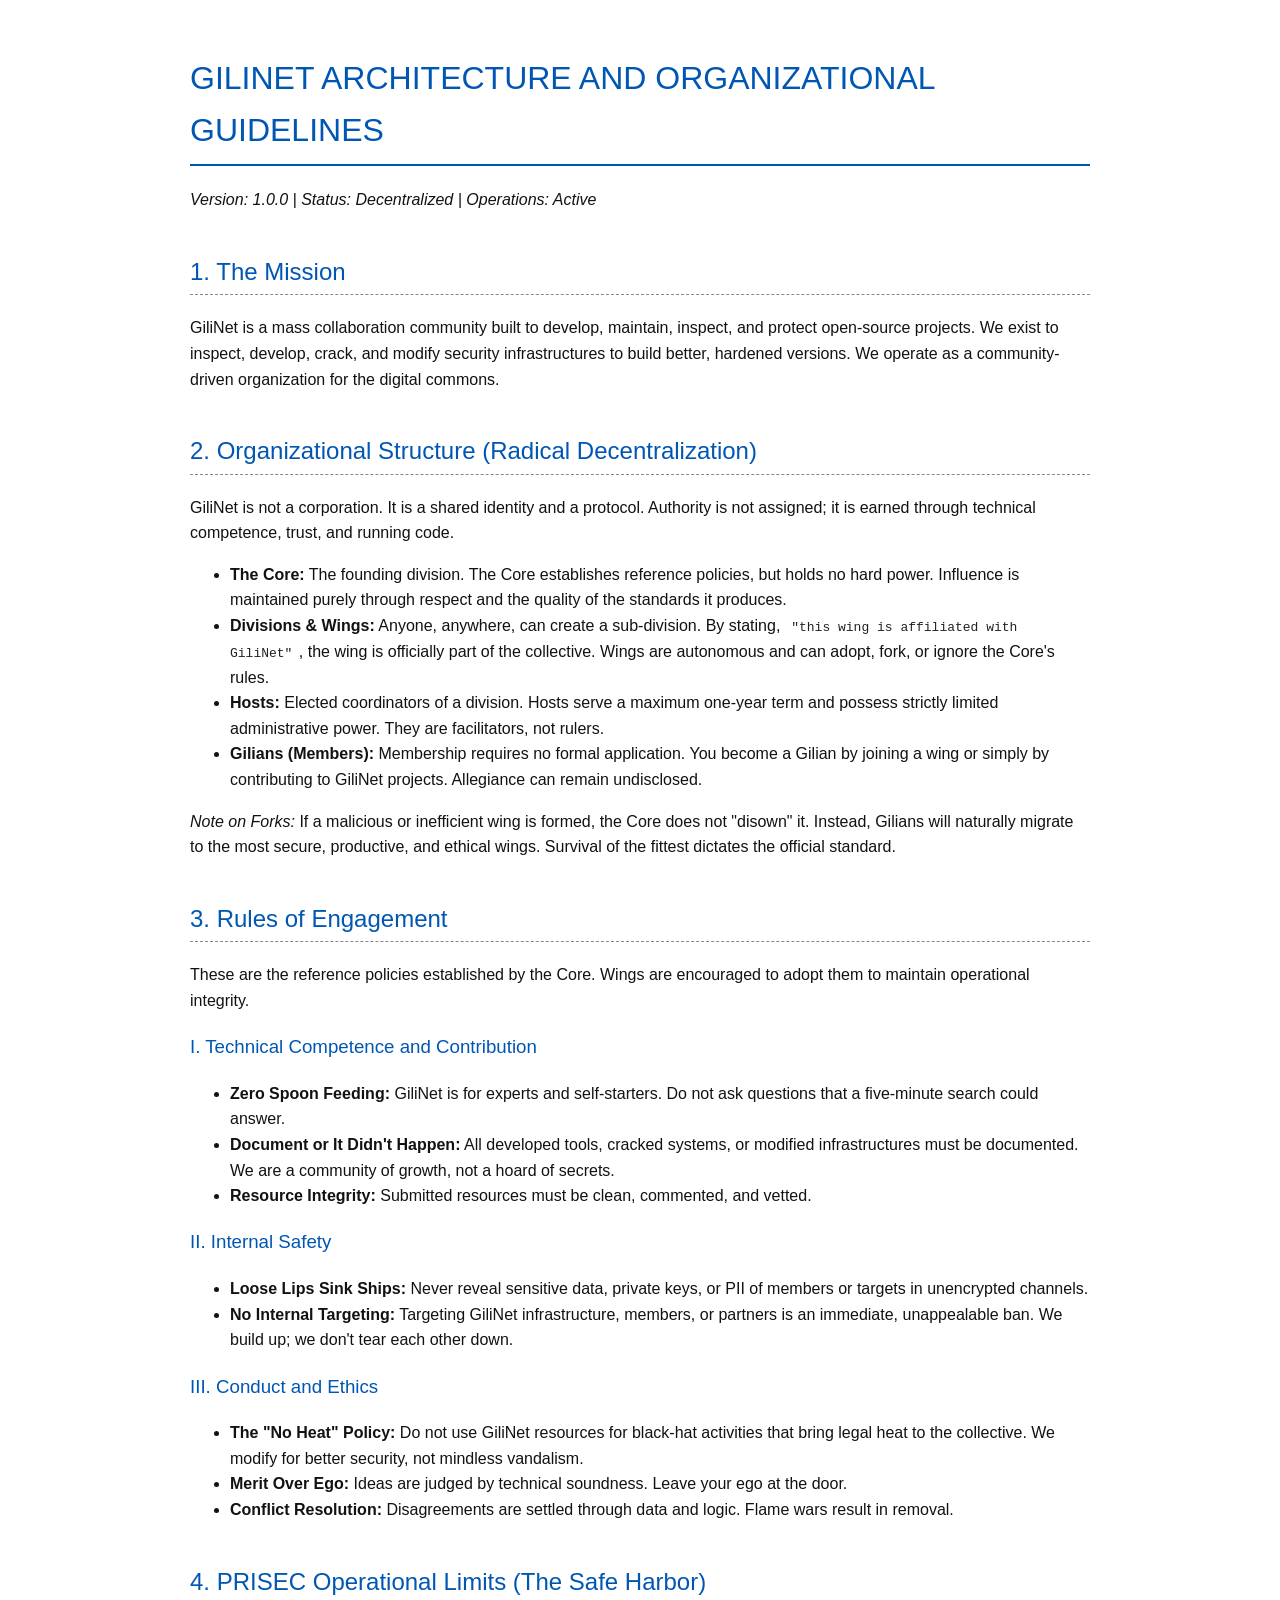
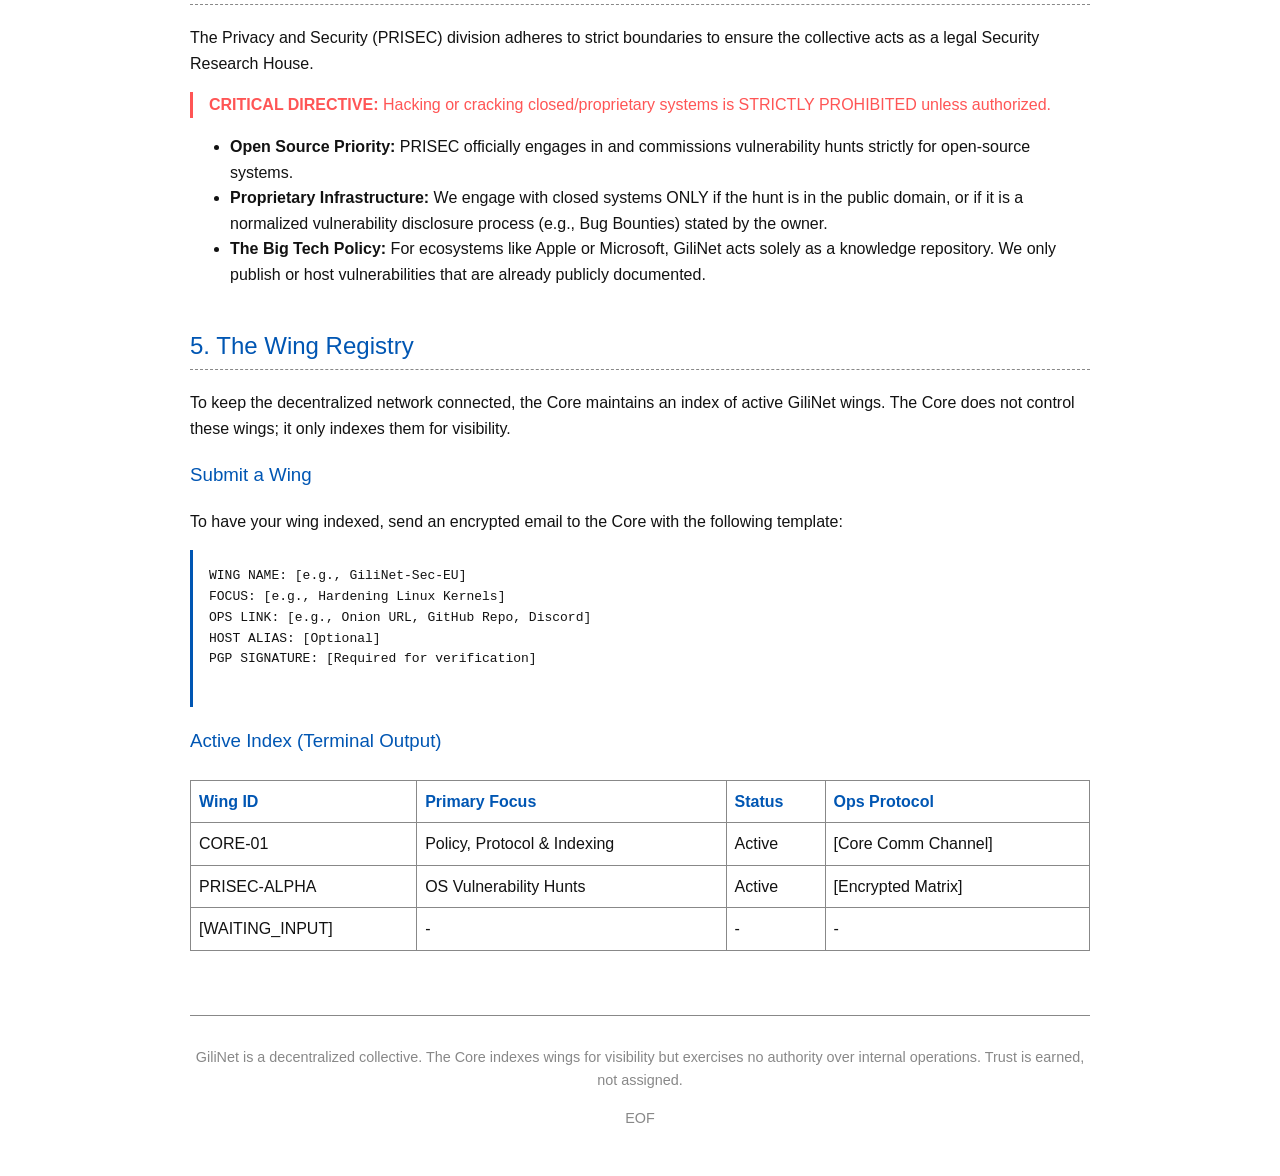
<file: organization.html>
<!DOCTYPE html>
<html lang="en">
<head>
    <meta charset="UTF-8">  
    <meta name="viewport" content="width=device-width, initial-scale=1.0">
    <title>GiliNet Architecture and Organizational Guidelines</title>
    <style>
        :root {
            --bg-color: #ffffff;
            --text-color: #121212;
            --accent-color: #0056b3;
            --danger-color: #ff5555;
            --muted-color: #888888;
        }
        body {
            background-color: var(--bg-color);
            color: var(--text-color);
            font-family: sans-serif;
            line-height: 1.6;
            margin: 0 auto;
            max-width: 900px;
            padding: 2rem;
        }
        h1, h2, h3 {
            color: var(--accent-color);
            font-weight: normal;
        }
        h1 {
            border-bottom: 2px solid var(--accent-color);
            padding-bottom: 0.5rem;
            text-transform: uppercase;
        }
        h2 {
            margin-top: 2.5rem;
            border-bottom: 1px dashed var(--muted-color);
            padding-bottom: 0.2rem;
        }
        a {
            color: var(--accent-color);
            text-decoration: none;
        }
        a:hover {
            text-decoration: underline;
            background-color: var(--accent-color);
            color: var(--bg-color);
        }
        code {
            background-color: #ffffff;
            padding: 0.2rem 0.4rem;
            color: #222;
        }
        pre {
            background-color: #ffffff;
            padding: 1rem;
            border-left: 3px solid var(--accent-color);
            overflow-x: auto;
        }
        .warning {
            color: var(--danger-color);
            border-left: 3px solid var(--danger-color);
            padding-left: 1rem;
            margin: 1rem 0;
        }
        table {
            width: 100%;
            border-collapse: collapse;
            margin: 1.5rem 0;
        }
        th, td {
            border: 1px solid var(--muted-color);
            padding: 0.5rem;
            text-align: left;
        }
        th {
            background-color: #ffffff;
            color: var(--accent-color);
        }
        .footer {
            margin-top: 4rem;
            padding-top: 1rem;
            border-top: 1px solid var(--muted-color);
            font-size: 0.9em;
            color: var(--muted-color);
            text-align: center;
        }
    </style>
</head>
<body>

    <header>
        <h1>GiliNet Architecture and Organizational Guidelines</h1>
        <p><em>Version: 1.0.0 | Status: Decentralized | Operations: Active</em></p>
    </header>

    <main>
        <section id="mission">
            <h2>1. The Mission</h2>
            <p>GiliNet is a mass collaboration community built to develop, maintain, inspect, and protect open-source projects. We exist to inspect, develop, crack, and modify security infrastructures to build better, hardened versions. We operate as a community-driven organization for the digital commons.</p>
        </section>

        <section id="structure">
            <h2>2. Organizational Structure (Radical Decentralization)</h2>
            <p>GiliNet is not a corporation. It is a shared identity and a protocol. Authority is not assigned; it is earned through technical competence, trust, and running code.</p>
            <ul>
                <li><strong>The Core:</strong> The founding division. The Core establishes reference policies, but holds no hard power. Influence is maintained purely through respect and the quality of the standards it produces.</li>
                <li><strong>Divisions & Wings:</strong> Anyone, anywhere, can create a sub-division. By stating, <code>"this wing is affiliated with GiliNet"</code>, the wing is officially part of the collective. Wings are autonomous and can adopt, fork, or ignore the Core's rules.</li>
                <li><strong>Hosts:</strong> Elected coordinators of a division. Hosts serve a maximum one-year term and possess strictly limited administrative power. They are facilitators, not rulers.</li>
                <li><strong>Gilians (Members):</strong> Membership requires no formal application. You become a Gilian by joining a wing or simply by contributing to GiliNet projects. Allegiance can remain undisclosed.</li>
            </ul>
            <p><em>Note on Forks:</em> If a malicious or inefficient wing is formed, the Core does not "disown" it. Instead, Gilians will naturally migrate to the most secure, productive, and ethical wings. Survival of the fittest dictates the official standard.</p>
        </section>

        <section id="rules-of-engagement">
            <h2>3. Rules of Engagement</h2>
            <p>These are the reference policies established by the Core. Wings are encouraged to adopt them to maintain operational integrity.</p>
            
            <h3>I. Technical Competence and Contribution</h3>
            <ul>
                <li><strong>Zero Spoon Feeding:</strong> GiliNet is for experts and self-starters. Do not ask questions that a five-minute search could answer.</li>
                <li><strong>Document or It Didn't Happen:</strong> All developed tools, cracked systems, or modified infrastructures must be documented. We are a community of growth, not a hoard of secrets.</li>
                <li><strong>Resource Integrity:</strong> Submitted resources must be clean, commented, and vetted.</li>
            </ul>

            <h3>II. Internal Safety</h3>
            <ul>
                <li><strong>Loose Lips Sink Ships:</strong> Never reveal sensitive data, private keys, or PII of members or targets in unencrypted channels.</li>
                <li><strong>No Internal Targeting:</strong> Targeting GiliNet infrastructure, members, or partners is an immediate, unappealable ban. We build up; we don't tear each other down.</li>
            </ul>

            <h3>III. Conduct and Ethics</h3>
            <ul>
                <li><strong>The "No Heat" Policy:</strong> Do not use GiliNet resources for black-hat activities that bring legal heat to the collective. We modify for better security, not mindless vandalism.</li>
                <li><strong>Merit Over Ego:</strong> Ideas are judged by technical soundness. Leave your ego at the door.</li>
                <li><strong>Conflict Resolution:</strong> Disagreements are settled through data and logic. Flame wars result in removal.</li>
            </ul>
        </section>

        <section id="prisec">
            <h2>4. PRISEC Operational Limits (The Safe Harbor)</h2>
            <p>The Privacy and Security (PRISEC) division adheres to strict boundaries to ensure the collective acts as a legal Security Research House.</p>
            <div class="warning">
                <strong>CRITICAL DIRECTIVE:</strong> Hacking or cracking closed/proprietary systems is STRICTLY PROHIBITED unless authorized.
            </div>
            <ul>
                <li><strong>Open Source Priority:</strong> PRISEC officially engages in and commissions vulnerability hunts strictly for open-source systems.</li>
                <li><strong>Proprietary Infrastructure:</strong> We engage with closed systems ONLY if the hunt is in the public domain, or if it is a normalized vulnerability disclosure process (e.g., Bug Bounties) stated by the owner.</li>
                <li><strong>The Big Tech Policy:</strong> For ecosystems like Apple or Microsoft, GiliNet acts solely as a knowledge repository. We only publish or host vulnerabilities that are already publicly documented.</li>
            </ul>
        </section>

        <section id="registry">
            <h2>5. The Wing Registry</h2>
            <p>To keep the decentralized network connected, the Core maintains an index of active GiliNet wings. The Core does not control these wings; it only indexes them for visibility.</p>
            
            <h3>Submit a Wing</h3>
            <p>To have your wing indexed, send an encrypted email to the Core with the following template:</p>
            <pre>
WING NAME: [e.g., GiliNet-Sec-EU]
FOCUS: [e.g., Hardening Linux Kernels]
OPS LINK: [e.g., Onion URL, GitHub Repo, Discord]
HOST ALIAS: [Optional]
PGP SIGNATURE: [Required for verification]
            </pre>

            <h3>Active Index (Terminal Output)</h3>
            <table>
                <thead>
                    <tr>
                        <th>Wing ID</th>
                        <th>Primary Focus</th>
                        <th>Status</th>
                        <th>Ops Protocol</th>
                    </tr>
                </thead>
                <tbody>
                    <tr>
                        <td>CORE-01</td>
                        <td>Policy, Protocol & Indexing</td>
                        <td>Active</td>
                        <td>[Core Comm Channel]</td>
                    </tr>
                    <tr>
                        <td>PRISEC-ALPHA</td>
                        <td>OS Vulnerability Hunts</td>
                        <td>Active</td>
                        <td>[Encrypted Matrix]</td>
                    </tr>
                    <tr>
                        <td>[WAITING_INPUT]</td>
                        <td>-</td>
                        <td>-</td>
                        <td>-</td>
                    </tr>
                </tbody>
            </table>
        </section>
    </main>

    <footer class="footer">
        <p>GiliNet is a decentralized collective. The Core indexes wings for visibility but exercises no authority over internal operations. Trust is earned, not assigned.</p>
        <p>EOF</p>
    </footer>

</body>
</html>
</file>
<file: style.css>
/* Base Reset & Typography */
body {
    font-family: sans-serif;
    font-size: 14px;
    color: #222;
    background-color: #ffffff;
    margin: 0;
    padding: 0;
    line-height: 1.5;
    justify-content: center;
    min-width: 1064px; 
}
a { color: #07b; text-decoration: none; }
a:hover { text-decoration: underline; color: #333; }
a:visited { color: #551a8b; }
h1, h2, h3, h4 { margin-top: 1.5em; margin-bottom: 0.5em; font-weight: bold; }
h1 { font-size: 1.8em; border-bottom: 2px solid #ccc; padding-bottom: 2px; }
h2 { font-size: 1.5em; border-bottom: 1px solid #ddd; padding-bottom: 2px; }
p { margin: 0.8em 0; }
code, pre { font-family: monospace; background-color: #f4f4f4; }
code { padding: 0.1em 0.3em; border: 1px solid #ccc; }
pre { padding: 10px; border: 1px dashed #aaa; overflow-x: auto; font-size: 13px; }
ul, ol { margin-top: 0.5em; margin-bottom: 0.5em; padding-left: 2em; }

/* Global Layout */
#container {
    width: 95%;
    max-width: 1200px;
    margin: 0 auto;
    background: #fff;
}

/* Top Navigation Bar */
#header {
    background-color: #333;
    color: #fff;
    padding: 10px 20px;
    display: flex;
    justify-content: space-between;
    align-items: center;
    border-bottom: 3px solid #ffff00;
}
#header h1 {
    margin: 0;
    font-size: 24px;
    border: none;
    letter-spacing: 1px;
    color: #fff;
}
#navlist {
    list-style: none;
    margin: 0;
    padding: 0;
    display: flex;
}
#navlist li { margin-left: 15px; }
#navlist a {
    color: #ccc;
    font-weight: bold;
    text-decoration: none;
    cursor: pointer;
}
#navlist a:hover, #navlist a.active { color: #fff; text-decoration: underline; }

/* Main Content Area */
#content-wrapper {
    display: flex;
    margin-top: 15px;
    gap: 20px;
}

/* Right Sidebar */
#sidebar {
    width: 280px;
    flex-shrink: 0;
}
.box {
    border: 1px solid #ccc;
    background-color: #f9f9f9;
    margin-bottom: 15px;
    padding: 10px;
}
.box h3 {
    margin-bottom: 0;
    background-color: #eee;
    border-bottom: 1px solid #ccc;
    padding: 5px;
    font-size: 1.1em;
    text-align: center;
}
.news-item { margin-bottom: 1em; border-bottom: 1px dotted #ccc; padding-bottom: 10px; }
.news-item:last-child { border-bottom: none; margin-bottom: 0; padding-bottom: 0; }
.news-date { font-size: 0.85em; color: #666; font-family: monospace; }

/* Main Content Panel */
#main {
    flex-grow: 1;
    padding: 0 10px 20px 0;
}
.tab-content { display: none; }
.tab-content.active { display: block; }

/* Tables (Active Index) */
.index-table {
    width: 100%;
    border-collapse: collapse;
    margin-top: 15px;
    font-family: monospace;
    font-size: 13px;
}
.index-table th, .index-table td {
    border: 1px solid #ccc;
    padding: 8px;
    text-align: left;
}
.index-table th {
    background-color: #eee;
    color: #333;
    font-weight: bold;
}
.index-table tbody tr:nth-child(even) {
    background-color: #f9f9f9;
}
.index-table tbody tr:hover {
    background-color: #f0f0f0;
}

/* Footer */
#footer {
    border-top: 1px solid #ccc;
    text-align: center;
    padding: 15px;
    font-size: 0.85em;
    color: #666;
    margin-top: 20px;
    background-color: #f4f4f4;
}

/* Utility Classes */
.warning {
    border-left: 4px solid #cc0000;
    background-color: #ffe6e6;
    padding: 5px 10px;
    margin: 10px 0;
}
table {
    border-collapse: collapse;
    margin: 1em 0;
    background-color: #f8f9fa;
    width: 100%;
}

th, td {
    border: 1px solid #ccc;
    padding: 0.5em 1em;
    text-align: left;
}

th {
    background-color: #eee;
    font-weight: bold;
}

/* News Scroll Container */
.news-scroll-container, .project-scroll-container {
    overflow-y: auto;
    padding-right: 5px;
}
.news-scroll-container { max-height: 250px; }
.project-scroll-container { 
    max-height: 180px; 
    border: 1px solid #ccc; 
    padding: 10px; 
    background: #fdfdfd; 
    margin-bottom: 15px;
}

/* Custom Scrollbar for Terminal aesthetic */
::-webkit-scrollbar { width: 6px; }
::-webkit-scrollbar-track { background: #eee; }
::-webkit-scrollbar-thumb { background: #888; }
::-webkit-scrollbar-thumb:hover { background: #555; }

/* Item formatting inside scrolls */
.read-more { font-size: 0.85em; display: block; margin-top: 4px; font-weight: bold; cursor: pointer; }

.project-item { margin-bottom: 10px; padding-bottom: 10px; border-bottom: 1px dashed #ddd; }
.project-item:last-child { border-bottom: none; margin-bottom: 0; padding-bottom: 0; }
.project-title { font-weight: bold; color: #0056b3; font-family: monospace; font-size: 1.1em; }
.project-status { font-size: 0.85em; background: #eee; padding: 1px 5px; border: 1px solid #ccc; display: inline-block; margin-left: 5px; }

/* NEW CLASSES EXTRACTED FROM HTML INLINE STYLES */
.project-desc {
    margin: 4px 0 0 0; 
    font-size: 0.9em;
}

.archived-tag {
    font-size: 0.85em; 
    color: #888;
}

.nav-link {
    cursor: pointer;
}

/* Brand & Icon Styles */
.brand-container {
    display: flex;
    align-items: center;
    gap: 12px;
}

#header-icon {
    width: 32px;
    height: 32px;
    background: url(mrhissy.png);
    border-radius: 4px;
    display: flex;
    justify-content: center;
    align-items: center;
    color: #888;
    font-size: 10px;
    font-family: monospace;
}
 /* Registration Form Styles */
#wing-registry-form {
    margin-top: 15px;
}

.form-group {
    margin-bottom: 12px;
}

.form-group label {
    display: block;
    font-family: monospace;
    font-weight: bold;
    color: #333;
    margin-bottom: 3px;
}

#wing-registry-form input[type="text"],
#wing-registry-form textarea {
    width: 90%;
    max-width: 500px;
    padding: 6px;
    background-color: #f4f4f4;
    border: 1px solid #ccc;
    font-family: monospace;
    font-size: 13px;
    color: #222;
}

#wing-registry-form input[type="text"]:focus,
#wing-registry-form textarea:focus {
    outline: none;
    border-color: #555;
    background-color: #fff;
}

.submit-btn {
    background-color: #333;
    color: #fff;
    border: 1px solid #000;
    padding: 8px 15px;
    font-family: monospace;
    cursor: pointer;
    font-weight: bold;
}

.submit-btn:hover {
    background-color: #555;
}
/* Active Index Search Bar */
.search-container {
    margin-bottom: 15px;
}

#wing-search {
    width: 100%;
    max-width: 600px;
    padding: 8px;
    background-color: #f4f4f4;
    border: 1px solid #ccc;
    font-family: monospace;
    font-size: 13px;
    color: #222;
}

#wing-search:focus {
    outline: none;
    border-color: #555;
    background-color: #fff;
}
 /* Mirror Feature Styles */

/* This ensures the sidebar truly disappears and the main area expands */
.hidden { display: none !important; }
.back-link { cursor: pointer; }

 /* Hide the sidebar when the verify tab is active */
#content-wrapper:has(#verify.active) #sidebar {
    display: none;
}
</file>
